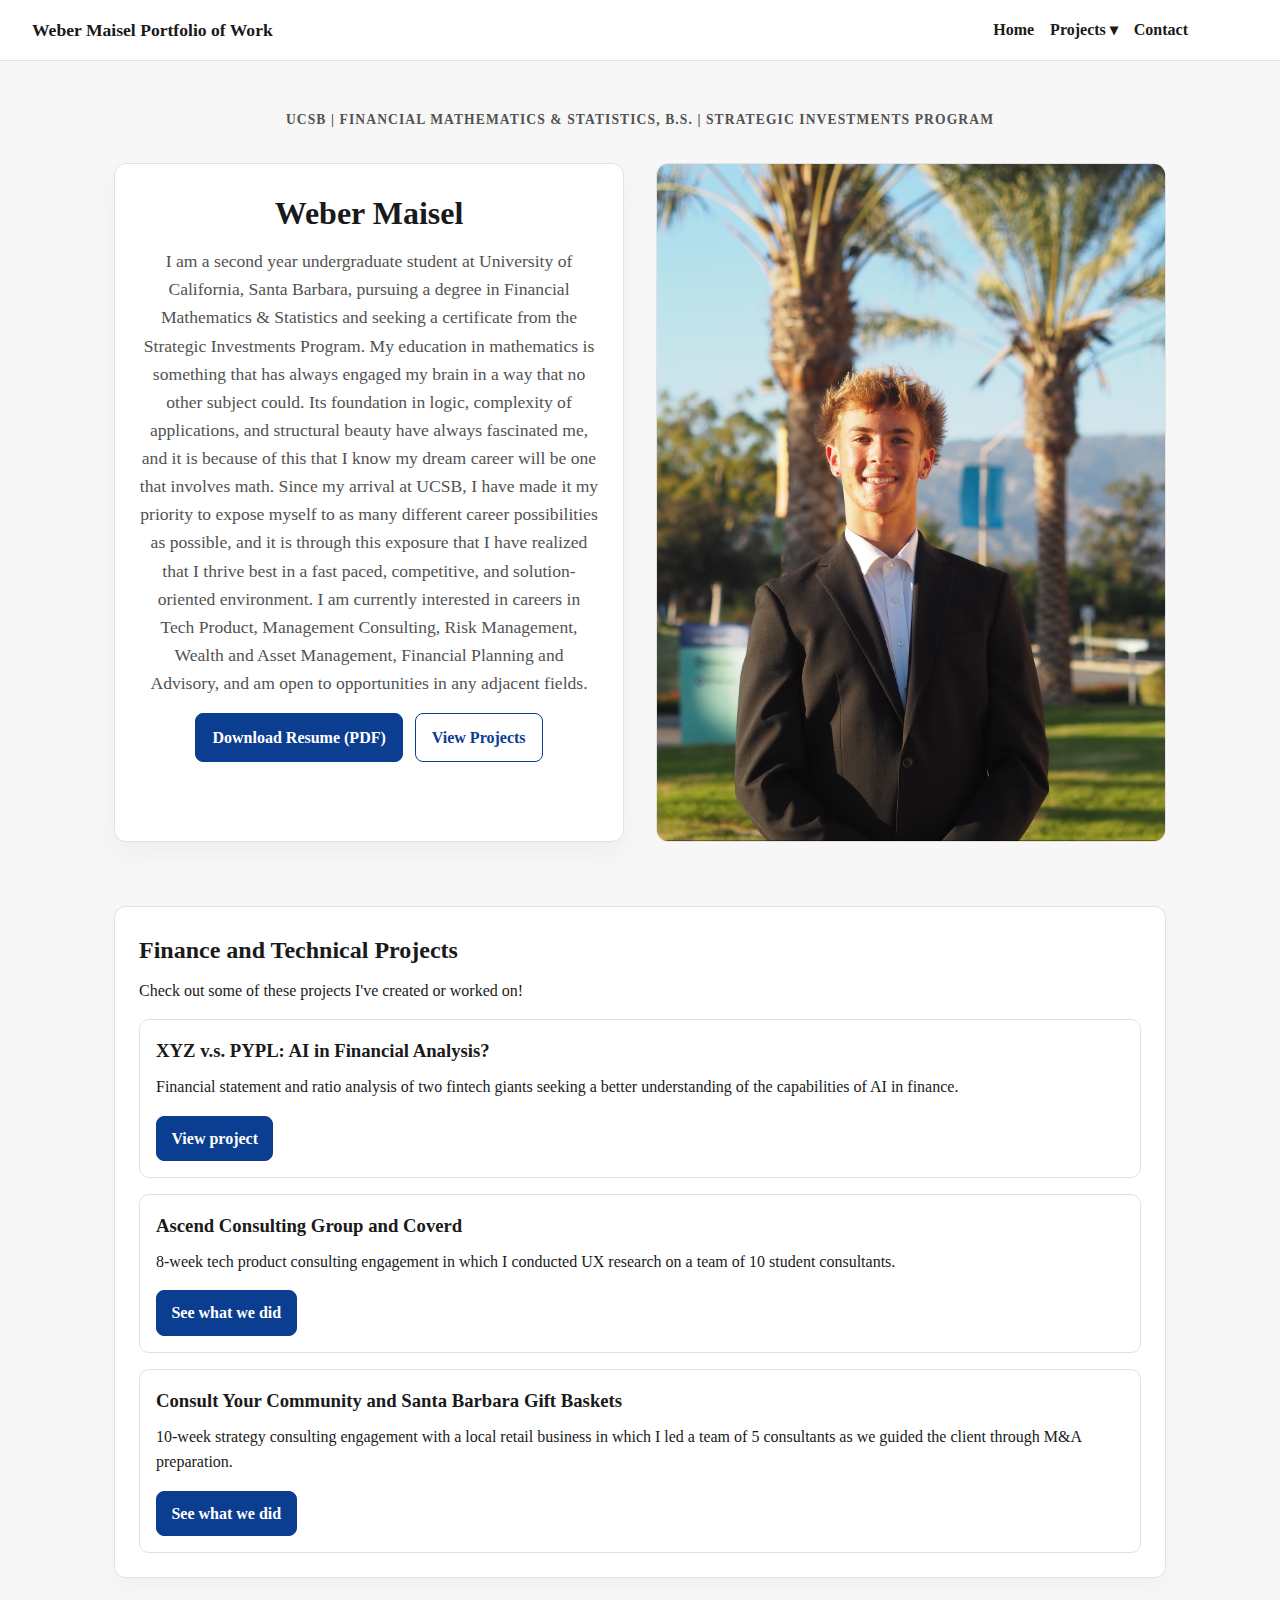
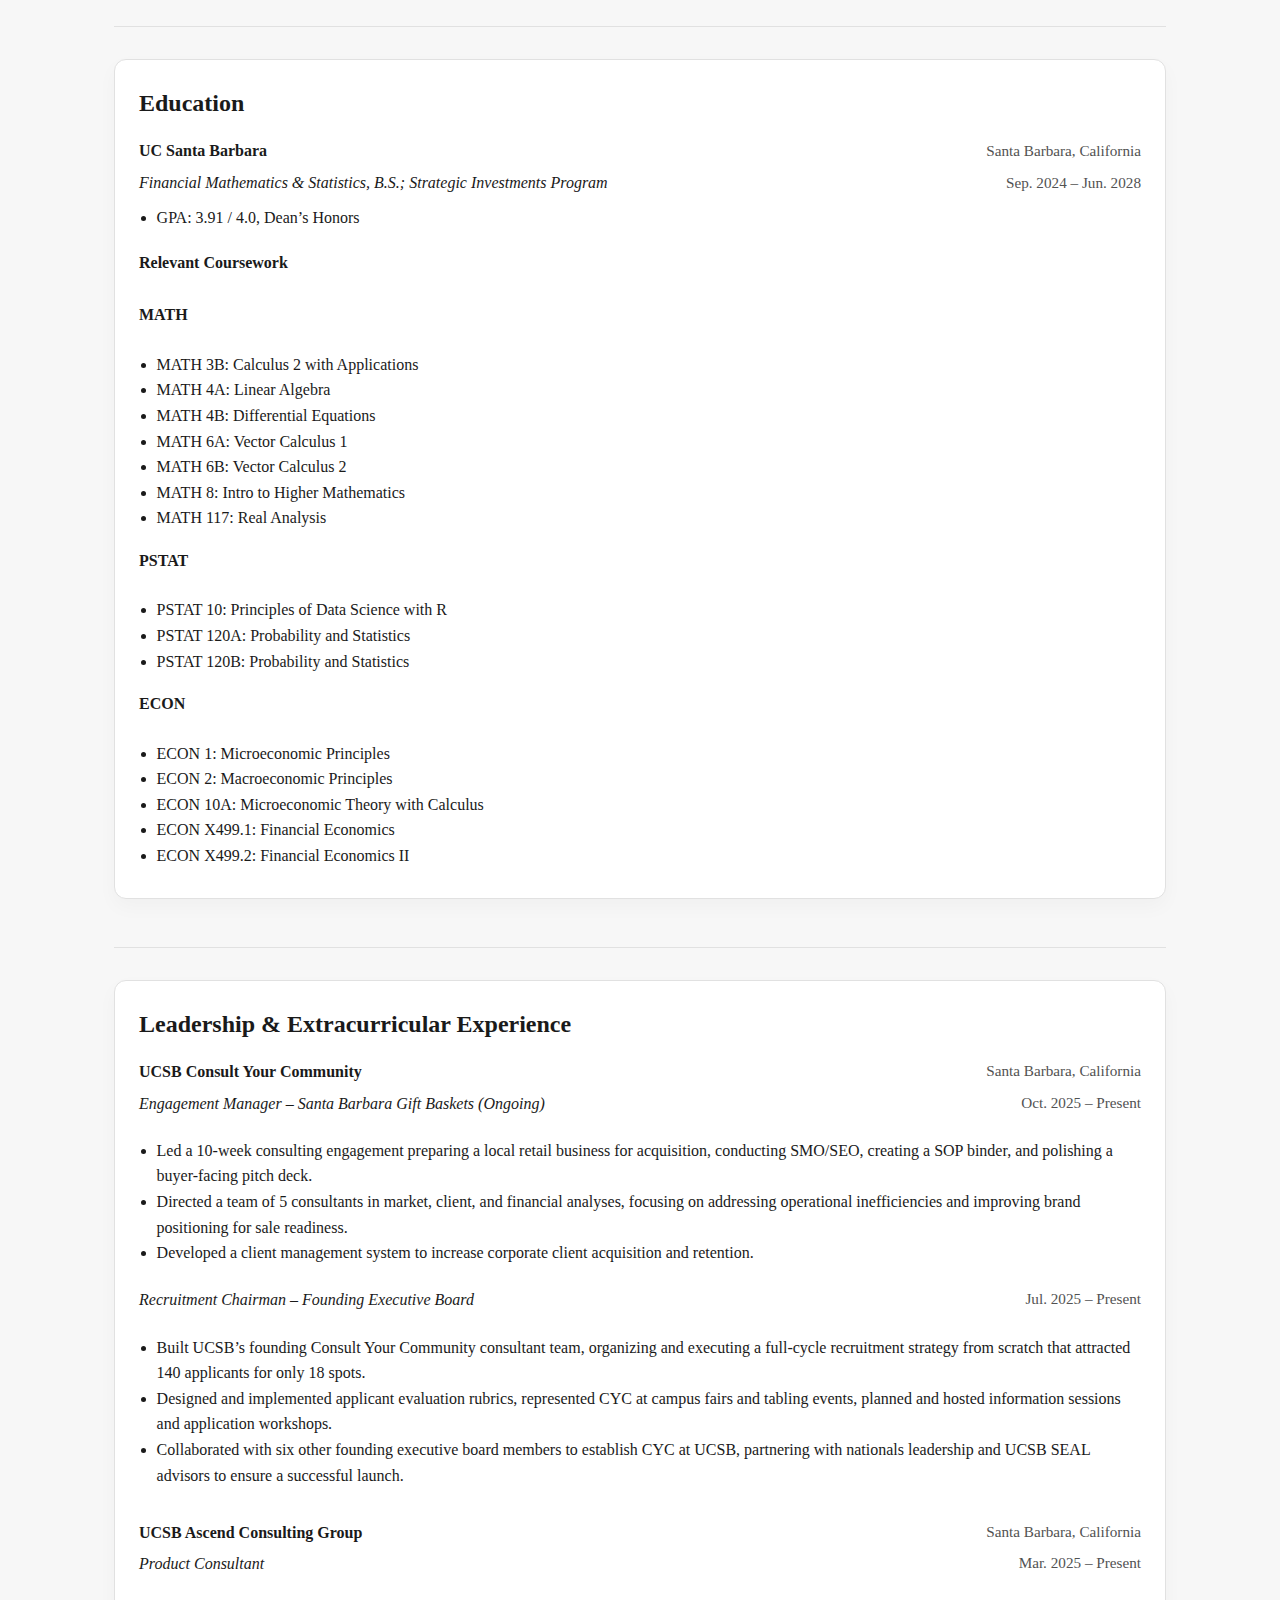
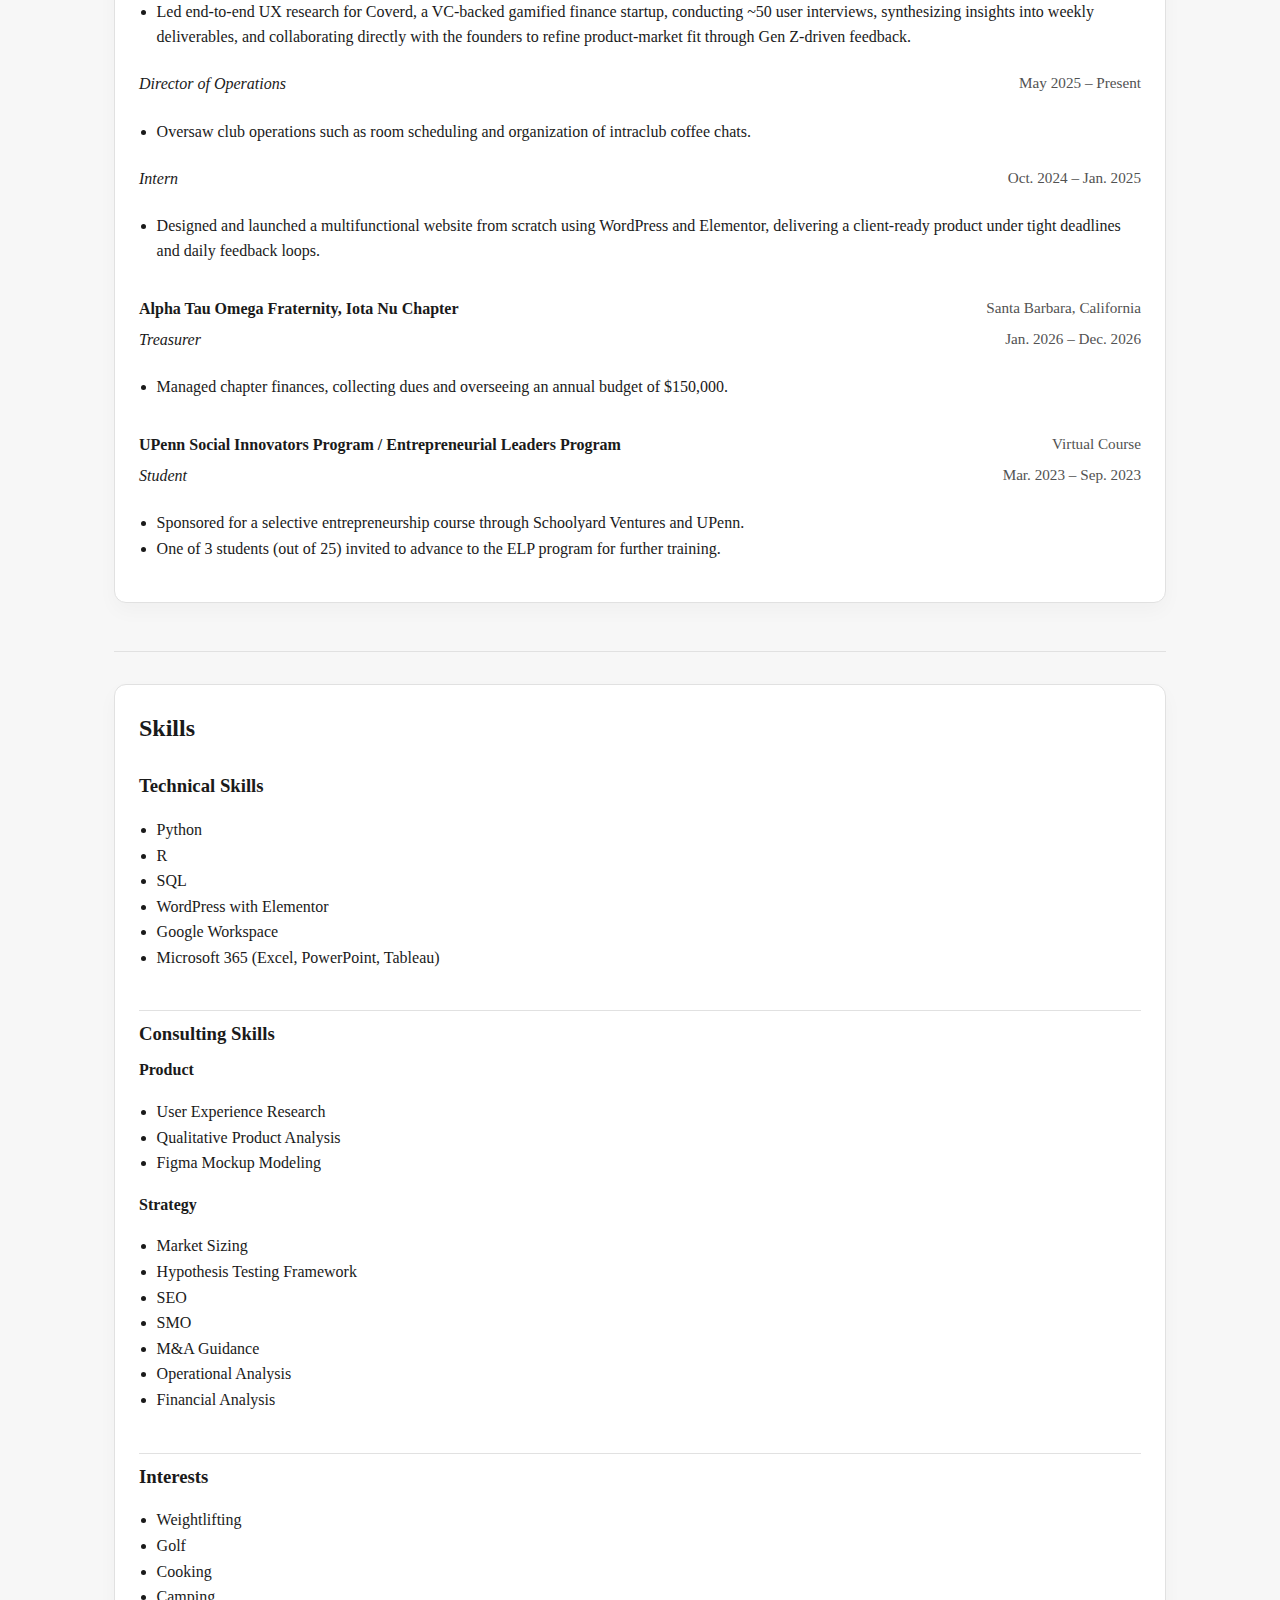
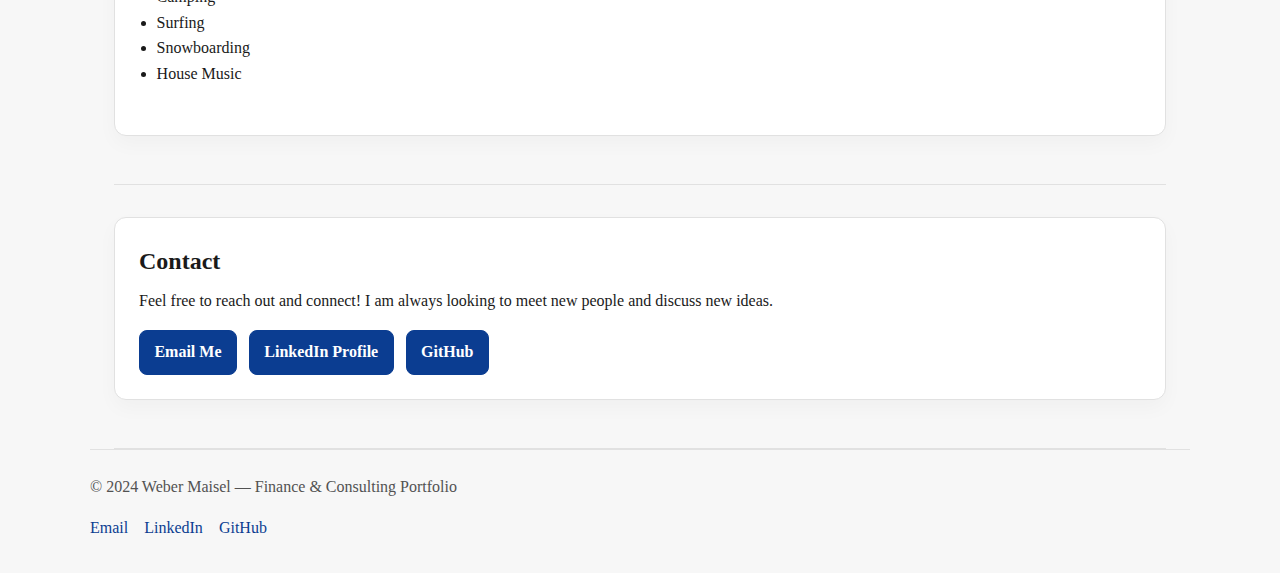
<file: index.html>
<!doctype html>
<html lang="en">
<head>
  <meta charset="UTF-8">
  <meta name="viewport" content="width=device-width, initial-scale=1.0">
  <title>Finance & Consulting Portfolio</title>
  <link rel="stylesheet" href="assets/css/styles.css">
</head>
<body>
  <header class="site-header">
    <div class="brand">
      <a href="#hero">Weber Maisel Portfolio of Work</a>
    </div>
    <nav class="site-nav" aria-label="Primary">
      <ul>
        <li><a href="#hero">Home</a></li>
        <li class="dropdown">
          <a class="dropdown-toggle" href="#projects">Projects ▾</a>
          <ul class="dropdown-menu">
            <li><a href="https://wmaisel.github.io/Financial_Analysis_Block_v.s._PayPal/">XYZ v.s. PYPL: AI in Financial Analysis?</a></li>
            <li><a href="projects/coverd.html">Ascend Consulting Group and Coverd</a></li>
            <li><a href="projects/sbgb.html">Consult Your Community and Santa Barbara Gift Baskets</a></li>
          </ul>
        </li>
        <li><a href="#contact">Contact</a></li>
      </ul>
    </nav>
  </header>

  <main id="main-content">
    <section class="hero" id="hero" aria-labelledby="hero-title">
      <div class="hero-topline">
        <p class="kicker">UCSB | Financial Mathematics &amp; Statistics, B.S. | Strategic Investments Program</p>
      </div>
      <div class="hero-columns">
        <div class="hero-text">
          <div class="hero-content-inner">
            <h1 id="hero-title">Weber Maisel</h1>
            <p class="lede">I am a second year undergraduate student at University of California, Santa Barbara, pursuing a degree in Financial Mathematics &amp; Statistics and seeking a certificate from the Strategic Investments Program. My education in mathematics is something that has always engaged my brain in a way that no other subject could. Its foundation in logic, complexity of applications, and structural beauty have always fascinated me, and it is because of this that I know my dream career will be one that involves math. Since my arrival at UCSB, I have made it my priority to expose myself to as many different career possibilities as possible, and it is through this exposure that I have realized that I thrive best in a fast paced, competitive, and solution-oriented environment. I am currently interested in careers in Tech Product, Management Consulting, Risk Management, Wealth and Asset Management, Financial Planning and Advisory, and am open to opportunities in any adjacent fields.</p>
            <div class="hero-actions">
              <a class="btn" href="assets/Weber-Maisel-Resume (2) (2).pdf">Download Resume (PDF)</a>
              <a class="btn ghost" href="#projects">View Projects</a>
            </div>
          </div>
        </div>
        <div class="hero-media">
          <img src="assets/img/headshot_CYC.jpg" alt="Portrait of Weber Maisel">
        </div>
      </div>
    </section>

    <section class="section" id="projects" aria-labelledby="projects-title">
      <div class="resume-card">
        <div class="section-header">
          <h2 id="projects-title">Finance and Technical Projects</h2>
          <p>Check out some of these projects I've created or worked on!</p>
        </div>
      <div class="section-body">
        <article class="card">
          <h3>XYZ v.s. PYPL: AI in Financial Analysis?</h3>
          <p>Financial statement and ratio analysis of two fintech giants seeking a better understanding of the capabilities of AI in finance.</p>
          <a class="project-button" href="https://wmaisel.github.io/Financial_Analysis_Block_v.s._PayPal/">View project</a>
        </article>
        <article class="card">
          <h3>Ascend Consulting Group and Coverd</h3>
          <p>8-week tech product consulting engagement in which I conducted UX research on a team of 10 student consultants.</p>
          <a class="project-button" href="projects/coverd.html">See what we did</a>
        </article>
          <article class="card">
            <h3>Consult Your Community and Santa Barbara Gift Baskets</h3>
            <p>10-week strategy consulting engagement with a local retail business in which I led a team of 5 consultants as we guided the client through M&amp;A preparation.</p>
            <a class="project-button" href="projects/sbgb.html">See what we did</a>
          </article>
        </div>
      </div>
    </section>

    <section class="section" id="education" aria-labelledby="education-title">
      <div class="resume-card">
        <div class="section-header">
          <h2 id="education-title">Education</h2>
        </div>
        <div class="section-body">
          <article class="entry education-block">
            <div class="education-header">
              <div class="education-header-row">
                <span class="education-left">UC Santa Barbara</span>
                <span class="education-right">Santa Barbara, California</span>
              </div>
              <div class="education-header-row">
                <span class="education-left role">Financial Mathematics &amp; Statistics, B.S.; Strategic Investments Program</span>
                <span class="education-right">Sep. 2024 – Jun. 2028</span>
              </div>
            </div>
            <ul>
              <li>GPA: 3.91 / 4.0, Dean’s Honors</li>
            </ul>
            <p class="course-section"><strong>Relevant Coursework</strong></p>
            <p class="course-section"><strong>MATH</strong></p>
            <ul class="course-list">
              <li>MATH 3B: Calculus 2 with Applications</li>
              <li>MATH 4A: Linear Algebra</li>
              <li>MATH 4B: Differential Equations</li>
              <li>MATH 6A: Vector Calculus 1</li>
              <li>MATH 6B: Vector Calculus 2</li>
              <li>MATH 8: Intro to Higher Mathematics</li>
              <li>MATH 117: Real Analysis</li>
            </ul>
            <p class="course-section"><strong>PSTAT</strong></p>
            <ul class="course-list">
              <li>PSTAT 10: Principles of Data Science with R</li>
              <li>PSTAT 120A: Probability and Statistics</li>
              <li>PSTAT 120B: Probability and Statistics</li>
            </ul>
            <p class="course-section"><strong>ECON</strong></p>
            <ul class="course-list">
              <li>ECON 1: Microeconomic Principles</li>
              <li>ECON 2: Macroeconomic Principles</li>
              <li>ECON 10A: Microeconomic Theory with Calculus</li>
              <li>ECON X499.1: Financial Economics</li>
              <li>ECON X499.2: Financial Economics II</li>
            </ul>
          </article>
        </div>
      </div>
    </section>

    <section class="section" id="experience" aria-labelledby="experience-title">
      <div class="resume-card">
        <div class="section-header">
          <h2 id="experience-title">Leadership &amp; Extracurricular Experience</h2>
        </div>
        <div class="section-body">
          <article class="entry">
            <div class="entry-header">
              <strong>UCSB Consult Your Community</strong>
              <span class="entry-meta">Santa Barbara, California</span>
            </div>
            <div class="entry-header">
              <span class="entry-role">Engagement Manager – Santa Barbara Gift Baskets (Ongoing)</span>
              <span class="entry-meta">Oct. 2025 – Present</span>
            </div>
            <ul>
              <li>Led a 10-week consulting engagement preparing a local retail business for acquisition, conducting SMO/SEO, creating a SOP binder, and polishing a buyer-facing pitch deck.</li>
              <li>Directed a team of 5 consultants in market, client, and financial analyses, focusing on addressing operational inefficiencies and improving brand positioning for sale readiness.</li>
              <li>Developed a client management system to increase corporate client acquisition and retention.</li>
            </ul>
            <div class="entry-header">
              <span class="entry-role">Recruitment Chairman – Founding Executive Board</span>
              <span class="entry-meta">Jul. 2025 – Present</span>
            </div>
            <ul>
              <li>Built UCSB’s founding Consult Your Community consultant team, organizing and executing a full-cycle recruitment strategy from scratch that attracted 140 applicants for only 18 spots.</li>
              <li>Designed and implemented applicant evaluation rubrics, represented CYC at campus fairs and tabling events, planned and hosted information sessions and application workshops.</li>
              <li>Collaborated with six other founding executive board members to establish CYC at UCSB, partnering with nationals leadership and UCSB SEAL advisors to ensure a successful launch.</li>
            </ul>
          </article>
          <article class="entry">
            <div class="entry-header">
              <strong>UCSB Ascend Consulting Group</strong>
              <span class="entry-meta">Santa Barbara, California</span>
            </div>
            <div class="entry-header">
              <span class="entry-role">Product Consultant</span>
              <span class="entry-meta">Mar. 2025 – Present</span>
            </div>
            <ul>
              <li>Led end-to-end UX research for Coverd, a VC-backed gamified finance startup, conducting ~50 user interviews, synthesizing insights into weekly deliverables, and collaborating directly with the founders to refine product-market fit through Gen Z-driven feedback.</li>
            </ul>
            <div class="entry-header">
              <span class="entry-role">Director of Operations</span>
              <span class="entry-meta">May 2025 – Present</span>
            </div>
            <ul>
              <li>Oversaw club operations such as room scheduling and organization of intraclub coffee chats.</li>
            </ul>
            <div class="entry-header">
              <span class="entry-role">Intern</span>
              <span class="entry-meta">Oct. 2024 – Jan. 2025</span>
            </div>
            <ul>
              <li>Designed and launched a multifunctional website from scratch using WordPress and Elementor, delivering a client-ready product under tight deadlines and daily feedback loops.</li>
            </ul>
          </article>
          <article class="entry">
            <div class="entry-header">
              <strong>Alpha Tau Omega Fraternity, Iota Nu Chapter</strong>
              <span class="entry-meta">Santa Barbara, California</span>
            </div>
            <div class="entry-header">
              <span class="entry-role">Treasurer</span>
              <span class="entry-meta">Jan. 2026 – Dec. 2026</span>
            </div>
            <ul>
              <li>Managed chapter finances, collecting dues and overseeing an annual budget of $150,000.</li>
            </ul>
          </article>
          <article class="entry">
            <div class="entry-header">
              <strong>UPenn Social Innovators Program / Entrepreneurial Leaders Program</strong>
              <span class="entry-meta">Virtual Course</span>
            </div>
            <div class="entry-header">
              <span class="entry-role">Student</span>
              <span class="entry-meta">Mar. 2023 – Sep. 2023</span>
            </div>
            <ul>
              <li>Sponsored for a selective entrepreneurship course through Schoolyard Ventures and UPenn.</li>
              <li>One of 3 students (out of 25) invited to advance to the ELP program for further training.</li>
            </ul>
          </article>
        </div>
      </div>
    </section>

    <section class="section" id="skills" aria-labelledby="skills-title">
      <div class="resume-card">
        <div class="section-header">
          <h2 id="skills-title">Skills</h2>
        </div>
        <div class="section-body">
          <article class="skills-subcontainer">
            <h3>Technical Skills</h3>
            <ul>
              <li>Python</li>
              <li>R</li>
              <li>SQL</li>
              <li>WordPress with Elementor</li>
              <li>Google Workspace</li>
              <li>Microsoft 365 (Excel, PowerPoint, Tableau)</li>
            </ul>
          </article>
          <article class="skills-subcontainer">
            <h3>Consulting Skills</h3>
            <p><strong>Product</strong></p>
            <ul>
              <li>User Experience Research</li>
              <li>Qualitative Product Analysis</li>
              <li>Figma Mockup Modeling</li>
            </ul>
            <p><strong>Strategy</strong></p>
            <ul>
              <li>Market Sizing</li>
              <li>Hypothesis Testing Framework</li>
              <li>SEO</li>
              <li>SMO</li>
              <li>M&amp;A Guidance</li>
              <li>Operational Analysis</li>
              <li>Financial Analysis</li>
            </ul>
          </article>
          <article class="skills-subcontainer">
            <h3>Interests</h3>
            <ul>
              <li>Weightlifting</li>
              <li>Golf</li>
              <li>Cooking</li>
              <li>Camping</li>
              <li>Surfing</li>
              <li>Snowboarding</li>
              <li>House Music</li>
            </ul>
          </article>
        </div>
      </div>
    </section>

    <section class="section" id="contact" aria-labelledby="contact-title">
      <div class="resume-card">
        <div class="section-header">
          <h2 id="contact-title">Contact</h2>
          <p>Feel free to reach out and connect! I am always looking to meet new people and discuss new ideas.</p>
        </div>
        <div class="section-body">
          <div class="contact-actions">
            <a class="project-button" href="mailto:wmaisel@ucsb.edu">Email Me</a>
            <a class="project-button" href="https://www.linkedin.com/in/weber-maisel-81bab3341/">LinkedIn Profile</a>
            <a class="project-button" href="https://github.com/wmaisel">GitHub</a>
          </div>
        </div>
      </div>
    </section>
  </main>

  <footer class="site-footer">
    <p>&copy; 2024 Weber Maisel — Finance &amp; Consulting Portfolio</p>
    <ul>
      <li><a href="mailto:wmaisel@ucsb.edu">Email</a></li>
      <li><a href="https://www.linkedin.com/in/weber-maisel-81bab3341/">LinkedIn</a></li>
      <li><a href="https://github.com/wmaisel">GitHub</a></li>
    </ul>
  </footer>
</body>
</html>
</file>
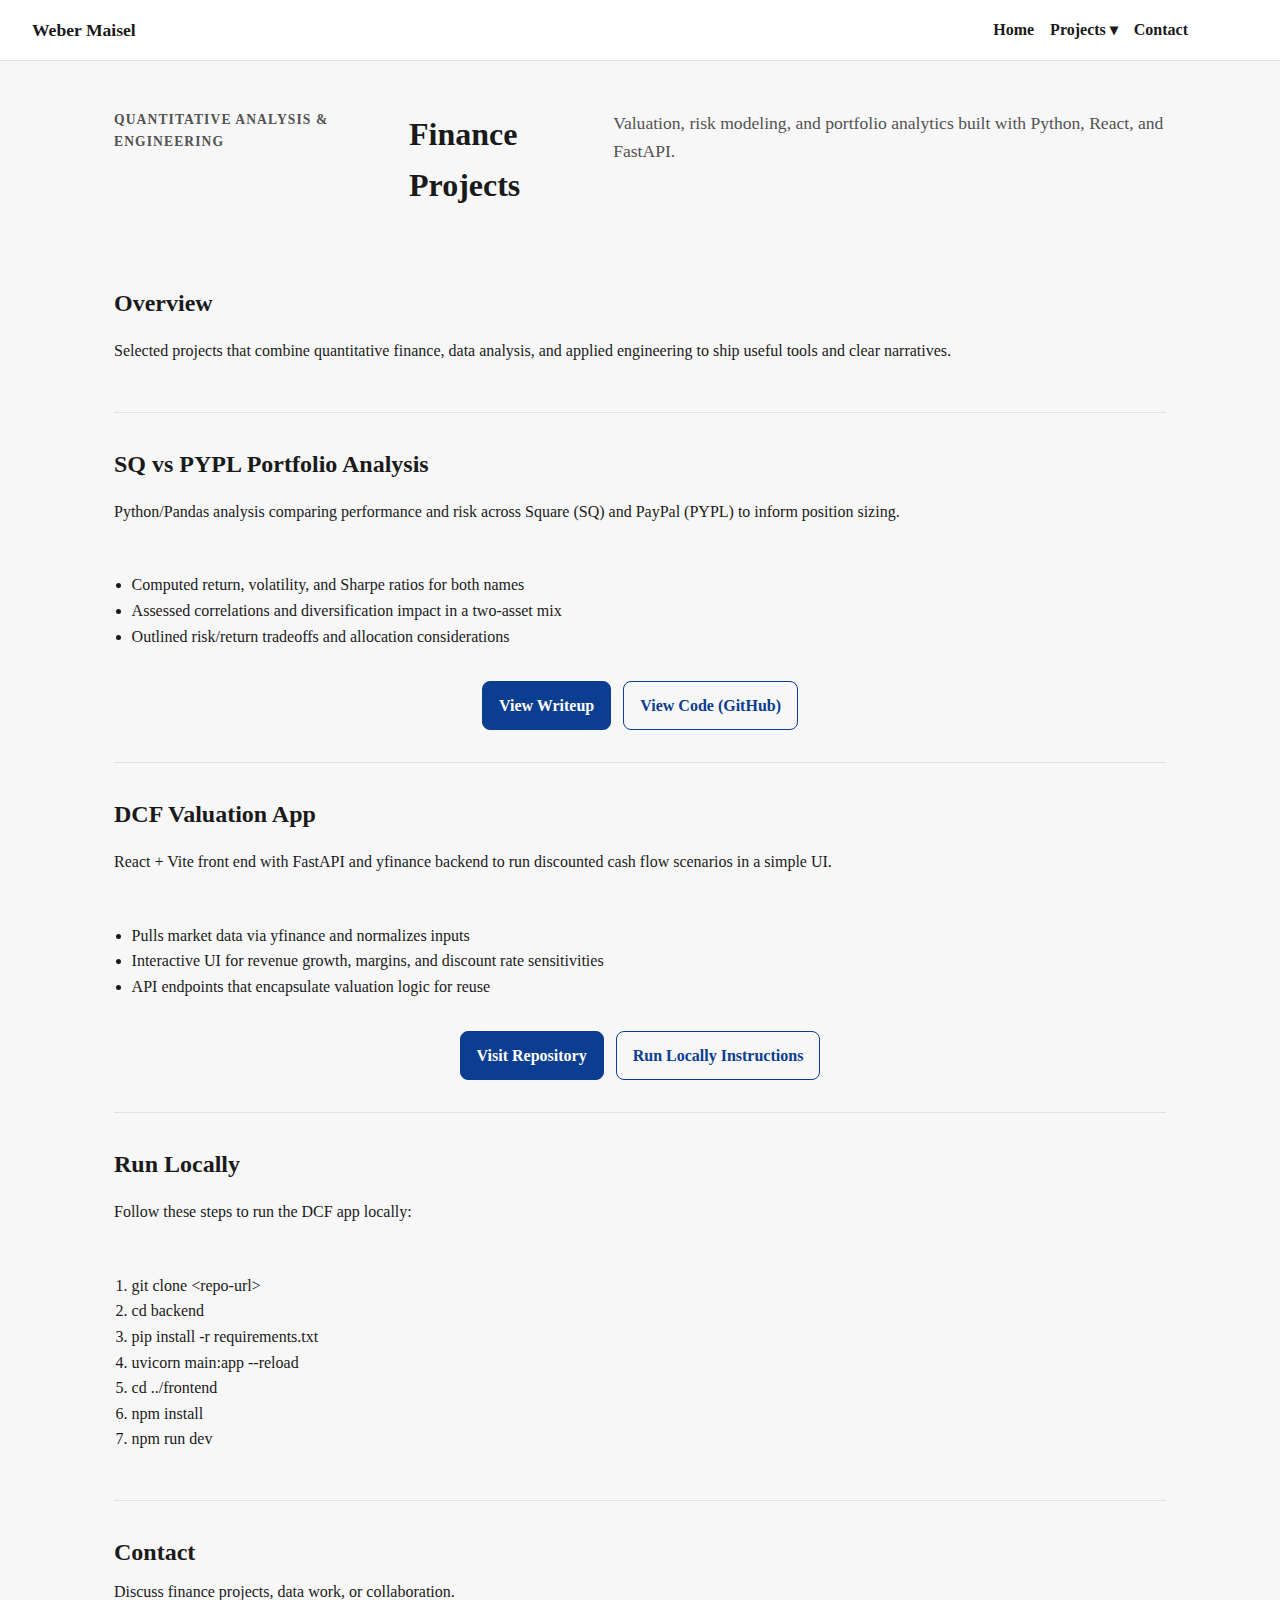
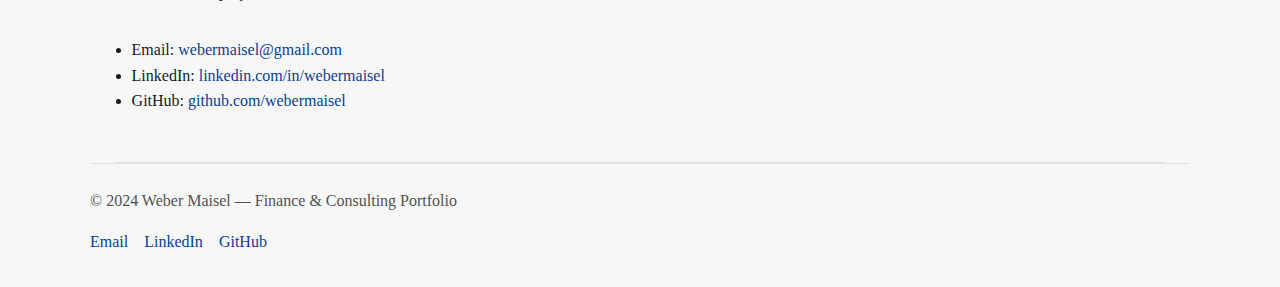
<file: projects/finance.html>
<!doctype html>
<html lang="en">
<head>
  <meta charset="UTF-8">
  <meta name="viewport" content="width=device-width, initial-scale=1.0">
  <title>Finance Projects</title>
  <link rel="stylesheet" href="../assets/css/styles.css">
</head>
<body>
  <header class="site-header">
    <div class="brand">
      <a href="../index.html#hero">Weber Maisel</a>
    </div>
    <nav class="site-nav" aria-label="Primary">
      <ul>
        <li><a href="../index.html#hero">Home</a></li>
        <li class="dropdown">
          <a class="dropdown-toggle" href="../index.html#projects">Projects ▾</a>
          <ul class="dropdown-menu">
            <li><a href="https://wmaisel.github.io/Financial_Analysis_Block_v.s._PayPal/">XYZ v.s. PYPL: AI in Financial Analysis?</a></li>
            <li><a href="../projects/coverd.html">Ascend Consulting Group and Coverd</a></li>
            <li><a href="../projects/sbgb.html">Consult Your Community and Santa Barbara Gift Baskets</a></li>
          </ul>
        </li>
        <li><a href="#contact">Contact</a></li>
      </ul>
    </nav>
  </header>

  <main id="main-content">
    <section class="hero" id="hero" aria-labelledby="hero-title">
      <div class="hero-text">
        <p class="kicker">Quantitative Analysis &amp; Engineering</p>
        <h1 id="hero-title">Finance Projects</h1>
        <p class="lede">Valuation, risk modeling, and portfolio analytics built with Python, React, and FastAPI.</p>
      </div>
    </section>

    <section class="section" id="intro" aria-labelledby="intro-title">
      <div class="section-header">
        <h2 id="intro-title">Overview</h2>
      </div>
      <div class="section-body">
        <p>Selected projects that combine quantitative finance, data analysis, and applied engineering to ship useful tools and clear narratives.</p>
      </div>
    </section>

    <section class="section" id="sq-vs-pypl" aria-labelledby="sq-vs-pypl-title">
      <div class="section-header">
        <h2 id="sq-vs-pypl-title">SQ vs PYPL Portfolio Analysis</h2>
      </div>
      <div class="section-body">
        <p>Python/Pandas analysis comparing performance and risk across Square (SQ) and PayPal (PYPL) to inform position sizing.</p>
        <ul>
          <li>Computed return, volatility, and Sharpe ratios for both names</li>
          <li>Assessed correlations and diversification impact in a two-asset mix</li>
          <li>Outlined risk/return tradeoffs and allocation considerations</li>
        </ul>
        <nav class="actions" aria-label="SQ vs PYPL links">
          <a class="btn" href="#">View Writeup</a>
          <a class="btn ghost" href="#">View Code (GitHub)</a>
        </nav>
      </div>
    </section>

    <section class="section" id="dcf-app" aria-labelledby="dcf-app-title">
      <div class="section-header">
        <h2 id="dcf-app-title">DCF Valuation App</h2>
      </div>
      <div class="section-body">
        <p>React + Vite front end with FastAPI and yfinance backend to run discounted cash flow scenarios in a simple UI.</p>
        <ul>
          <li>Pulls market data via yfinance and normalizes inputs</li>
          <li>Interactive UI for revenue growth, margins, and discount rate sensitivities</li>
          <li>API endpoints that encapsulate valuation logic for reuse</li>
        </ul>
        <nav class="actions" aria-label="DCF app links">
          <a class="btn" href="#">Visit Repository</a>
          <a class="btn ghost" href="#run-locally">Run Locally Instructions</a>
        </nav>
      </div>
    </section>

    <section class="section" id="run-locally" aria-labelledby="run-locally-title">
      <div class="section-header">
        <h2 id="run-locally-title">Run Locally</h2>
      </div>
      <div class="section-body">
        <p>Follow these steps to run the DCF app locally:</p>
        <ol>
          <li>git clone &lt;repo-url&gt;</li>
          <li>cd backend</li>
          <li>pip install -r requirements.txt</li>
          <li>uvicorn main:app --reload</li>
          <li>cd ../frontend</li>
          <li>npm install</li>
          <li>npm run dev</li>
        </ol>
      </div>
    </section>

    <section class="section" id="contact">
      <div class="section-header">
        <h2>Contact</h2>
        <p>Discuss finance projects, data work, or collaboration.</p>
      </div>
      <div class="section-body">
        <ul>
          <li>Email: <a href="mailto:webermaisel@gmail.com">webermaisel@gmail.com</a></li>
          <li>LinkedIn: <a href="https://www.linkedin.com/in/webermaisel">linkedin.com/in/webermaisel</a></li>
          <li>GitHub: <a href="https://github.com/webermaisel">github.com/webermaisel</a></li>
        </ul>
      </div>
    </section>
  </main>

  <footer class="site-footer">
    <p>&copy; 2024 Weber Maisel — Finance &amp; Consulting Portfolio</p>
    <ul>
      <li><a href="mailto:webermaisel@gmail.com">Email</a></li>
      <li><a href="https://www.linkedin.com/in/webermaisel">LinkedIn</a></li>
      <li><a href="https://github.com/webermaisel">GitHub</a></li>
    </ul>
  </footer>
</body>
</html>
</file>
<file: assets/css/styles.css>
:root {
  --bg: #f7f7f7;
  --surface: #ffffff;
  --text: #1a1a1a;
  --muted: #525252;
  --border: #e1e1e1;
  --accent: #0b3d91;
  --accent-strong: #082e70;
}

*,
*::before,
*::after {
  box-sizing: border-box;
}

html,
body {
  margin: 0;
  font-family: "Computer Modern", "Latin Modern Roman", Georgia, "Times New Roman", serif;
  color: var(--text);
  background: var(--bg);
  line-height: 1.6;
  overflow-x: hidden !important;
  width: 100%;
  max-width: 100%;
}

a {
  color: var(--accent);
  text-decoration: none;
}

a:hover {
  text-decoration: underline;
}

img {
  max-width: 100%;
  height: auto;
  display: block;
}

iframe {
  max-width: 100%;
  width: 100%;
  display: block;
}

main,
.site-footer {
  max-width: 1100px;
  margin: 0 auto;
  padding: 0 1.5rem;
}

.site-header {
  width: 100%;
  margin: 0;
  padding: 1rem 2.75rem 1rem 2rem;
  display: flex;
  align-items: center;
  justify-content: space-between;
  border-bottom: 1px solid var(--border);
  background: var(--surface);
  position: sticky;
  top: 0;
  z-index: 10;
}

.brand a {
  font-weight: 700;
  font-size: 1.1rem;
  color: var(--text);
}

.site-nav ul {
  list-style: none;
  margin: 0;
  padding: 0;
  display: flex;
  gap: 1rem;
  margin-left: auto;
  margin-right: 3rem;
}

.site-nav a {
  font-weight: 600;
  color: var(--text);
}

.site-nav a:hover {
  color: var(--accent);
}

.site-nav .dropdown {
  position: relative;
}

.site-nav .dropdown-toggle {
  display: inline-flex;
  align-items: center;
  gap: 0.25rem;
}

.site-nav .dropdown-menu {
  display: none;
  position: absolute;
  top: 100%;
  left: unset !important;
  right: 0 !important;
  transform: none !important;
  min-width: 240px;
  background: var(--surface);
  border: 1px solid var(--border);
  border-radius: 8px;
  box-shadow: 0 12px 28px rgba(0, 0, 0, 0.08);
  padding: 0.5rem 0;
  z-index: 20;
}

.site-nav .dropdown-menu li {
  list-style: none;
}

.site-nav .dropdown-menu a {
  display: block;
  padding: 0.5rem 0.75rem;
  color: var(--text);
  white-space: normal;
}

.site-nav .dropdown:hover .dropdown-menu,
.site-nav .dropdown:focus-within .dropdown-menu {
  display: block;
}

.hero {
  display: flex;
  flex-direction: column;
  gap: 1.5rem;
  padding: 3rem 0 2rem;
}

.hero-topline {
  text-align: center;
}

.hero-columns {
  display: flex;
  gap: 2rem;
  align-items: stretch;
}

.hero-text {
  flex: 1 1 0;
  display: flex;
  justify-content: center;
  align-items: stretch;
}

.hero-media {
  flex: 1 1 0;
  display: flex;
  align-items: stretch;
}

.hero-media img {
  width: 100%;
  height: 100%;
  object-fit: cover;
  border-radius: 12px;
  border: 1px solid var(--border);
  background: var(--surface);
}

.hero-content-inner {
  width: 100%;
  max-width: none;
  background: #ffffff;
  border: 1px solid var(--border);
  border-radius: 12px;
  padding: 1.5rem;
  box-shadow: 0 12px 28px rgba(0, 0, 0, 0.04);
  text-align: center;
  display: flex;
  flex-direction: column;
  height: 100%;
}

.kicker {
  text-transform: uppercase;
  letter-spacing: 0.08em;
  font-weight: 700;
  font-size: 0.85rem;
  margin: 0 0 0.5rem;
  color: var(--muted);
}

.lede {
  font-size: 1.1rem;
  color: var(--muted);
}

h1,
h2,
h3 {
  color: var(--text);
  margin: 0 0 0.5rem;
  font-family: "Computer Modern", "Latin Modern Roman", Georgia, "Times New Roman", serif;
}

p {
  margin: 0 0 1rem;
}

ul,
ol {
  padding-left: 1.1rem;
}

.section {
  padding: 2rem 0;
  border-bottom: 1px solid var(--border);
}

.section-title {
  margin: 0 0 0.25rem;
}

.section-header {
  margin-bottom: 1rem;
}

.section-body {
  display: grid;
  gap: 1rem;
}

.card {
  background: var(--surface);
  border: 1px solid var(--border);
  border-radius: 10px;
  padding: 1rem;
}

.btn {
  display: inline-block;
  padding: 0.65rem 1rem;
  border-radius: 8px;
  border: 1px solid var(--accent);
  background: var(--accent);
  color: #fff;
  font-weight: 700;
  text-decoration: none;
}

.btn:hover {
  background: var(--accent-strong);
  border-color: var(--accent-strong);
  text-decoration: none;
}

.btn.ghost {
  background: transparent;
  color: var(--accent);
}

.btn.ghost:hover {
  background: rgba(11, 61, 145, 0.08);
}

.project-button {
  display: inline-block;
  padding: 0.55rem 0.9rem;
  border-radius: 8px;
  border: 1px solid var(--accent);
  background: var(--accent);
  color: #fff;
  font-weight: 700;
  text-decoration: none;
}

.project-button:hover {
  background: var(--accent-strong);
  border-color: var(--accent-strong);
  text-decoration: none;
}

.org-card {
  display: flex;
  justify-content: space-between;
  align-items: center;
  gap: 1rem;
  flex-wrap: wrap;
}

.org-card-text h2 {
  margin: 0;
}

.org-card-media img {
  max-width: 160px;
  height: auto;
  display: block;
}

.org-card-actions {
  margin-left: auto;
}

.info-box {
  display: flex;
  justify-content: space-between;
  align-items: center;
  padding: 2rem;
  border-radius: 12px;
  margin-bottom: 2rem;
  gap: 1.5rem;
}

.info-left {
  flex: 1;
}

.info-right img {
  max-width: 200px;
  height: auto;
  float: right;
}

.org-logo {
  max-width: 200px;
  height: auto;
  display: block;
}

.button-wrapper {
  width: 100%;
  display: flex;
  justify-content: center;
  margin-top: 1rem;
}

.coverd-box {
  background-color: #ffe600;
  color: black;
}

.coverd-box h2,
.coverd-box p {
  color: black;
}

.coverd-btn {
  background-color: black;
  color: #ffe600;
  padding: 12px 24px;
  border-radius: 8px;
  font-weight: 600;
  text-decoration: none;
  border: 1px solid black;
}

.ascend-box {
  background-color: #f5f9ff;
}

.ascend-btn {
  background-color: #0057ff;
  color: white;
  padding: 12px 24px;
  border-radius: 8px;
  font-weight: 600;
  text-decoration: none;
  border: 1px solid #0057ff;
}

.info-btn {
  display: inline-block;
  padding: 0.75rem 1.5rem;
  border-radius: 999px;
  font-weight: 600;
  text-decoration: none;
  text-align: center;
}

.sbgb-box {
  background-color: #ffe7c7;
  color: #3b2a1a;
}

.cyc-box {
  background-color: #e6f1ff;
  color: #08284f;
}

.sbgb-btn {
  background-color: #ffffff;
  color: #8b5a2b;
  border: 2px solid #8b5a2b;
}

.sbgb-btn:hover {
  filter: brightness(1.05);
}

.cyc-btn {
  background-color: #ffffff;
  color: #0057b8;
  border: 2px solid #0057b8;
}

.cyc-btn:hover {
  background-color: #0057b8;
  color: #ffffff;
}

@media (max-width: 768px) {
  .info-box {
    flex-direction: column;
    text-align: center;
  }

  .info-right img {
    margin-top: 1rem;
    float: none;
  }
}

.slide-deck-container {
  width: 100%;
  max-width: 100%;
  height: 90vh;
  max-height: 90vh;
  overflow: hidden;
}

.slide-viewer {
  width: 125%;
  max-width: 125%;
  height: 112.5vh;
  border-radius: 12px;
  overflow: hidden;
  border: none;
  display: block;
  transform: scale(0.8);
  transform-origin: top left;
}

.slide-viewer html,
.slide-viewer body {
  margin: 0 !important;
  padding: 0 !important;
  width: 100% !important;
  height: 100% !important;
  overflow: hidden !important;
}

.sbgb-what-we-did {
  margin-top: 1rem;
}

.sbgb-gallery-grid {
  display: grid;
  grid-template-columns: repeat(2, 1fr);
  gap: 1.5rem;
  margin-top: 1.5rem;
  align-items: start;
}

.sbgb-photo {
  background-color: #f8f8f8;
  border: 1px solid #dddddd;
  border-radius: 10px;
  padding: 0.75rem;
  display: flex;
  flex-direction: column;
  gap: 0.5rem;
}

.sbgb-photo img {
  width: 100%;
  height: auto;
  border-radius: 6px;
  display: block;
}

.sbgb-photo figcaption {
  font-size: 0.9rem;
  color: #555555;
  line-height: 1.4;
}

.sbgb-photo.align-center {
  justify-self: center;
}

.sbgb-approach-wrapper {
  margin-top: 1rem;
  background-color: #f8f8f8;
  border: 1px solid #dddddd;
  border-radius: 10px;
  padding: 0.75rem;
}

.sbgb-approach-image {
  width: 100%;
  height: auto;
  display: block;
  border-radius: 6px;
}

.contact-actions {
  display: flex;
  gap: 0.75rem;
  flex-wrap: wrap;
}

.hero-actions,
.actions {
  display: flex;
  gap: 0.75rem;
  flex-wrap: wrap;
  justify-content: center;
}

.section-body article header .meta {
  color: var(--muted);
  margin: 0 0 0.25rem;
  font-size: 0.95rem;
}

.entry {
  display: grid;
  gap: 0.35rem;
}

.entry-header {
  display: flex;
  justify-content: space-between;
  gap: 1rem;
}

.entry-header strong {
  font-weight: 700;
}

.entry-role {
  font-style: italic;
}

.entry-meta {
  text-align: right;
  white-space: nowrap;
  color: var(--muted);
  font-size: 0.95rem;
}

.education-header {
  display: grid;
  gap: 0.35rem;
}

.education-header-row {
  display: flex;
  justify-content: space-between;
  gap: 1rem;
  align-items: baseline;
}

.education-left {
  font-weight: 700;
}

.education-left.role {
  font-weight: 400;
  font-style: italic;
}

.education-right {
  text-align: right;
  white-space: nowrap;
  color: var(--muted);
  font-size: 0.95rem;
}

.education-block ul {
  margin: 0.25rem 0 0.5rem;
}

.education-block .course-section {
  margin-top: 0.35rem;
  font-weight: 700;
}

.education-block .course-list {
  margin: 0.15rem 0 0.35rem;
}

.resume-card {
  background: var(--surface);
  border: 1px solid var(--border);
  border-radius: 12px;
  padding: 1.5rem;
  box-shadow: 0 8px 20px rgba(0, 0, 0, 0.03);
  margin-bottom: 1rem;
}

.skills-subcontainer {
  padding: 0.5rem 0;
  border-top: 1px solid var(--border);
}

.skills-subcontainer:first-of-type {
  border-top: none;
}

.site-footer {
  padding: 1.5rem 0 2rem;
  border-top: 1px solid var(--border);
  color: var(--muted);
}

.site-footer ul {
  list-style: none;
  margin: 0.5rem 0 0;
  padding: 0;
  display: flex;
  gap: 1rem;
}

.flex {
  display: flex;
  gap: 1rem;
}

.grid {
  display: grid;
  gap: 1rem;
}

.grid.two {
  grid-template-columns: repeat(2, minmax(0, 1fr));
}

@media (max-width: 768px) {
  main,
  .site-header,
  .site-footer {
    padding: 0 1rem;
  }

  .sbgb-gallery-grid {
    grid-template-columns: 1fr;
  }

  .site-header {
    flex-direction: column;
    align-items: flex-start;
    gap: 0.5rem;
  }

  .site-nav ul {
    flex-wrap: wrap;
    flex-direction: column;
    gap: 0.35rem;
  }

  .hero {
    flex-direction: column;
    padding: 2rem 0 1.5rem;
  }

  .hero-columns {
    flex-direction: column;
  }

  .hero-text,
  .hero-media {
    flex: 1 1 auto;
    width: 100%;
  }

  .grid.two {
    grid-template-columns: 1fr;
  }

  .site-footer ul {
    flex-direction: column;
    gap: 0.35rem;
  }
}
</file>
